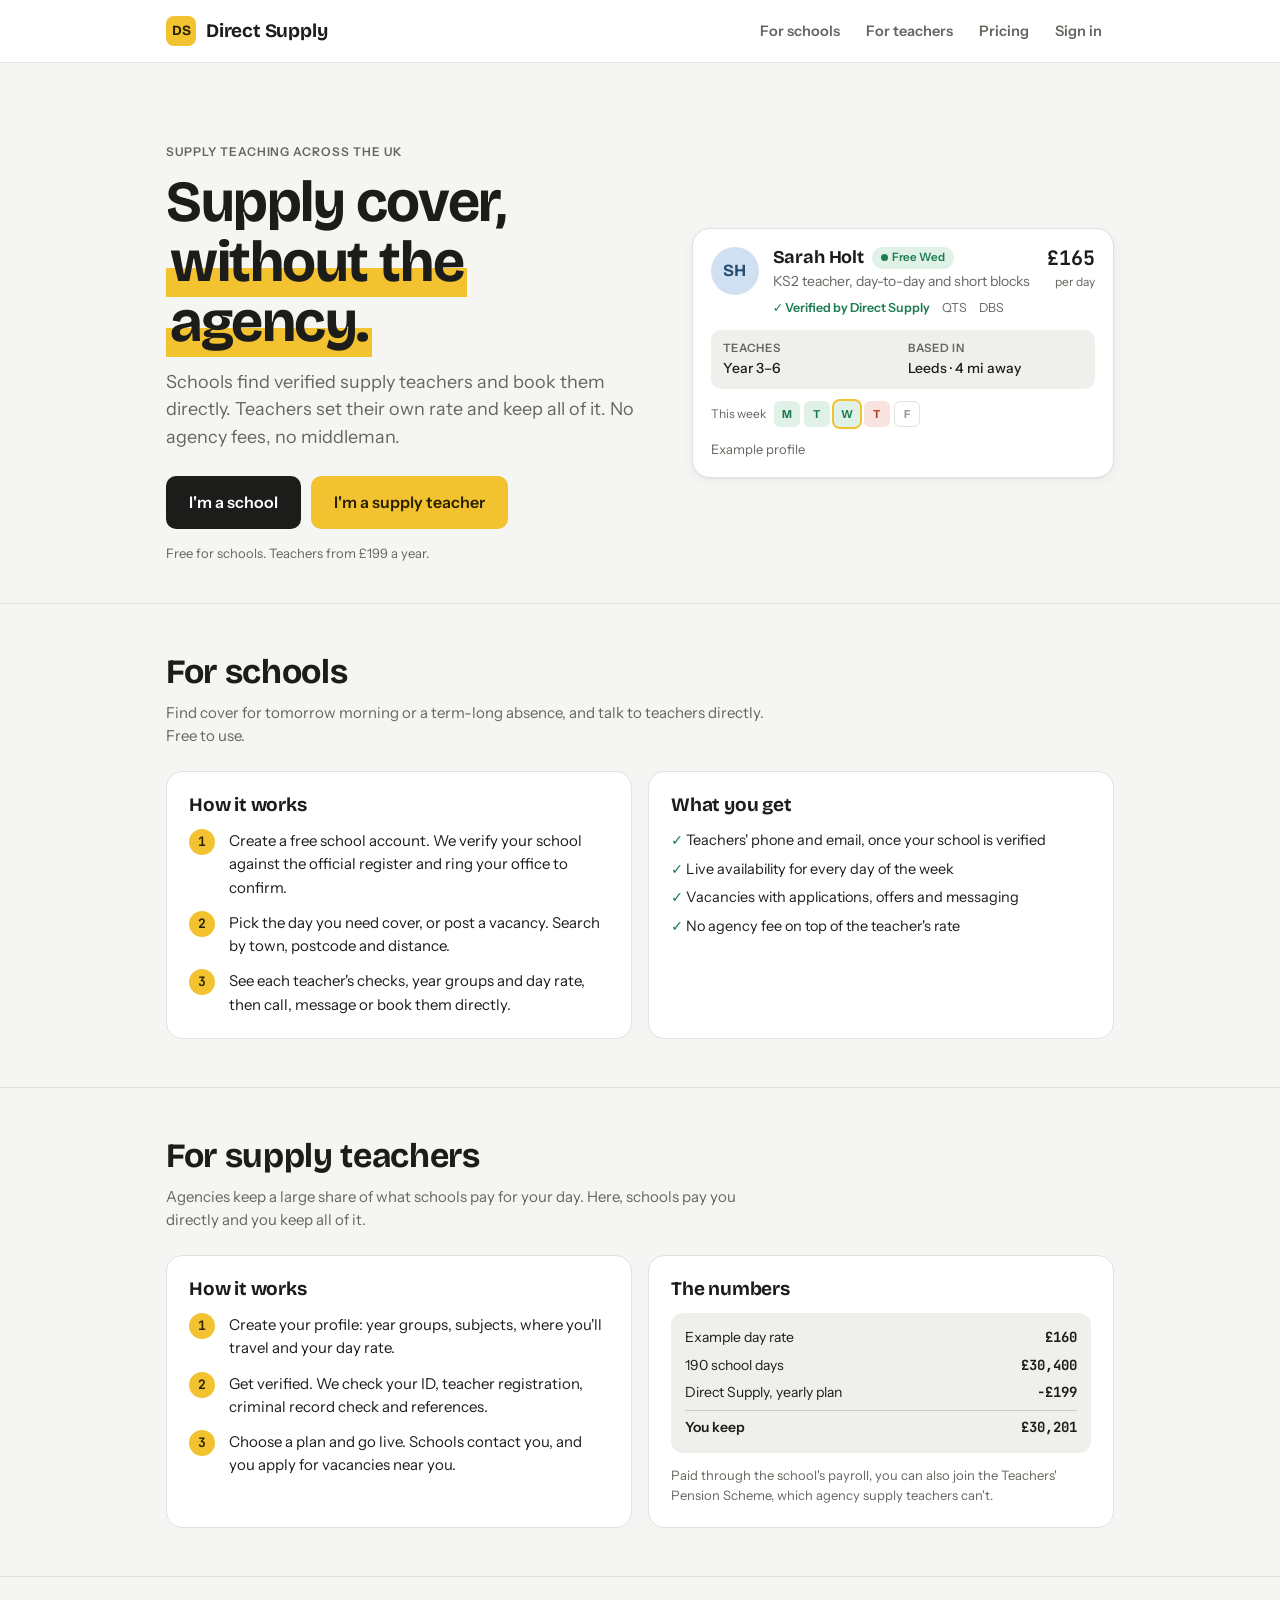
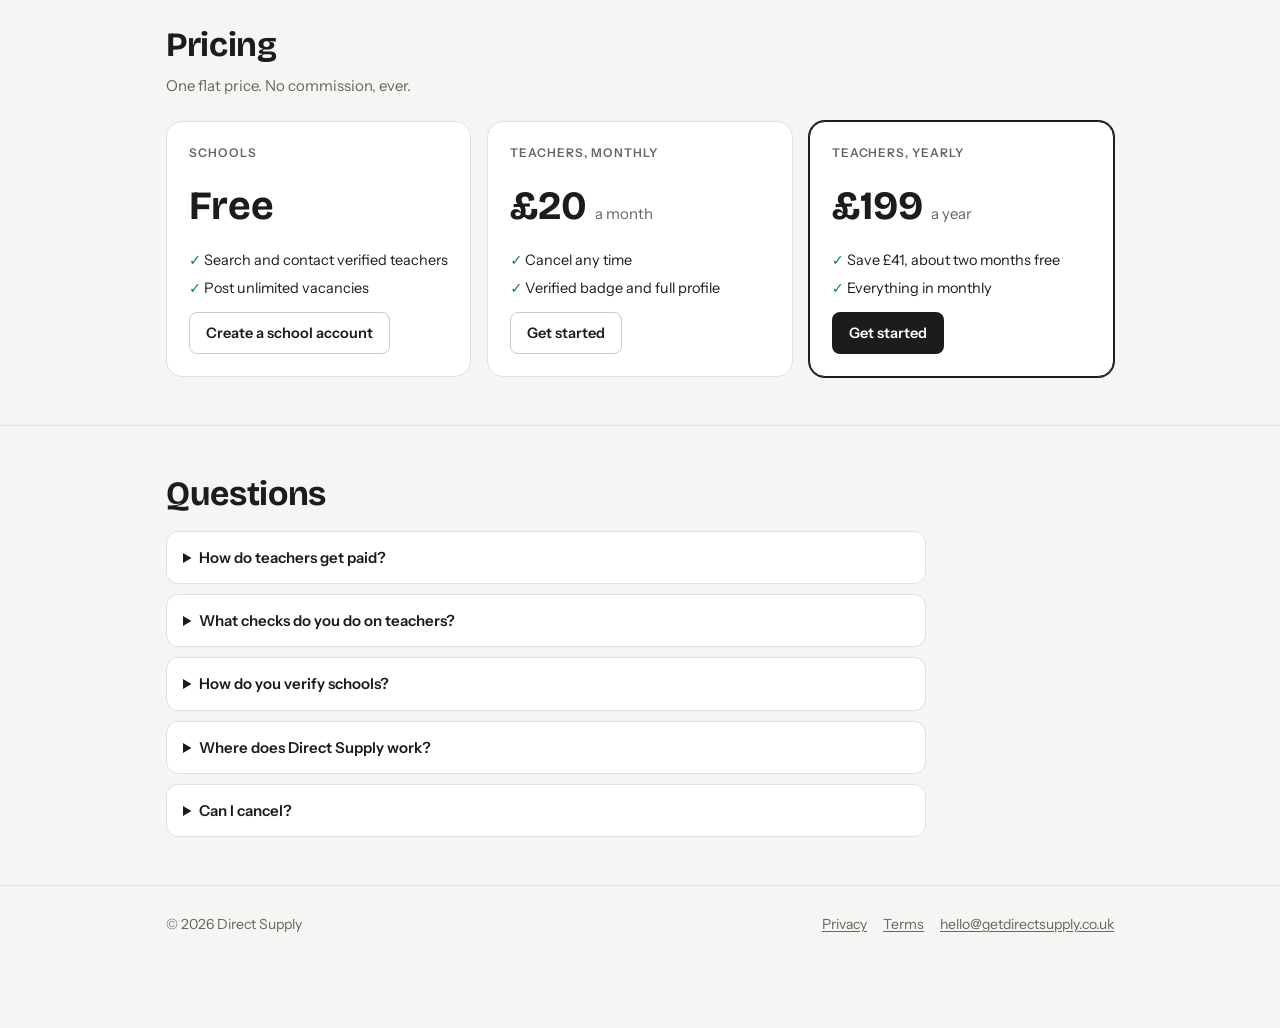
<file: index.html>
<!doctype html>
<html lang="en-GB">
<head>
<meta charset="utf-8">
<meta name="viewport" content="width=device-width,initial-scale=1,viewport-fit=cover">
<title>Direct Supply | Supply teachers, without the agency</title>
<meta name="description" content="Schools find verified supply teachers and book them directly. Supply teachers keep their whole day rate. UK-wide.">
<link rel="icon" href="icon.png">
<link rel="preconnect" href="https://fonts.googleapis.com">
<link rel="preconnect" href="https://fonts.gstatic.com" crossorigin>
<link rel="stylesheet" href="https://fonts.googleapis.com/css2?family=Bricolage+Grotesque:opsz,wght@12..96,600;12..96,700;12..96,800&family=Instrument+Sans:wght@400;500;600&family=JetBrains+Mono:wght@500&display=swap">
<link rel="stylesheet" href="styles.css">
</head>
<body>
<header class="topbar">
  <div class="wrap">
    <a class="logo" href="./" aria-label="Direct Supply home"><span class="logo-mark">DS</span><b>Direct Supply</b></a>
    <nav aria-label="Main">
      <a href="#schools">For schools</a>
      <a href="#teachers">For teachers</a>
      <a href="#pricing">Pricing</a>
      <a href="app.html#account">Sign in</a>
    </nav>
  </div>
</header>

<main>
  <section class="wrap hero">
    <div>
      <div class="eyebrow">Supply teaching across the UK</div>
      <h1 style="margin-top:10px">Supply cover,<br><mark>without the agency.</mark></h1>
      <p class="lead">Schools find verified supply teachers and book them directly. Teachers set their own rate and keep all of it. No agency fees, no middleman.</p>
      <div class="ctas">
        <a class="btn lg" href="app.html#account">I'm a school</a>
        <a class="btn lg accent" href="app.html#account">I'm a supply teacher</a>
      </div>
      <p class="small muted" style="margin-top:14px">Free for schools. Teachers from £199 a year.</p>
    </div>
    <div class="hero-card" aria-label="Example teacher profile">
      <div class="card-top" style="grid-template-columns:auto minmax(0,1fr) auto">
        <div class="avatar" style="--h:210">SH</div>
        <div style="min-width:0">
          <div class="name-row"><h3>Sarah Holt</h3><span class="badge b-free"><span class="dot"></span>Free Wed</span></div>
          <p class="headline">KS2 teacher, day-to-day and short blocks</p>
          <div class="creds"><span class="ok">✓ Verified by Direct Supply</span><span>QTS</span><span>DBS</span></div>
        </div>
        <div class="price"><b>£165</b><span>per day</span></div>
      </div>
      <dl class="facts"><div><dt>Teaches</dt><dd>Year 3–6</dd></div><div><dt>Based in</dt><dd>Leeds · 4 mi away</dd></div></dl>
      <div class="strip"><span class="lab">This week</span><i class="free">M</i><i class="free">T</i><i class="free sel">W</i><i class="booked">T</i><i class="off">F</i></div>
      <span class="small muted">Example profile</span>
    </div>
  </section>

  <section class="band" id="schools">
    <div class="wrap">
      <h2 class="title">For schools</h2>
      <p class="sub">Find cover for tomorrow morning or a term-long absence, and talk to teachers directly. Free to use.</p>
      <div class="cols2">
        <div class="box"><h3>How it works</h3>
          <ol class="steps-list">
            <li>Create a free school account. We verify your school against the official register and ring your office to confirm.</li>
            <li>Pick the day you need cover, or post a vacancy. Search by town, postcode and distance.</li>
            <li>See each teacher's checks, year groups and day rate, then call, message or book them directly.</li>
          </ol>
        </div>
        <div class="box"><h3>What you get</h3>
          <ul class="ticks">
            <li>Teachers' phone and email, once your school is verified</li>
            <li>Live availability for every day of the week</li>
            <li>Vacancies with applications, offers and messaging</li>
            <li>No agency fee on top of the teacher's rate</li>
          </ul>
        </div>
      </div>
    </div>
  </section>

  <section class="band" id="teachers">
    <div class="wrap">
      <h2 class="title">For supply teachers</h2>
      <p class="sub">Agencies keep a large share of what schools pay for your day. Here, schools pay you directly and you keep all of it.</p>
      <div class="cols2">
        <div class="box"><h3>How it works</h3>
          <ol class="steps-list">
            <li>Create your profile: year groups, subjects, where you'll travel and your day rate.</li>
            <li>Get verified. We check your ID, teacher registration, criminal record check and references.</li>
            <li>Choose a plan and go live. Schools contact you, and you apply for vacancies near you.</li>
          </ol>
        </div>
        <div class="box"><h3>The numbers</h3>
          <div class="calc" style="background:var(--sunk)"><div><span>Example day rate</span><b>£160</b></div><div><span>190 school days</span><b>£30,400</b></div><div><span>Direct Supply, yearly plan</span><b>−£199</b></div><div class="tot"><span>You keep</span><b>£30,201</b></div></div>
          <p class="small muted">Paid through the school's payroll, you can also join the Teachers' Pension Scheme, which agency supply teachers can't.</p>
        </div>
      </div>
    </div>
  </section>

  <section class="band" id="pricing">
    <div class="wrap">
      <h2 class="title">Pricing</h2>
      <p class="sub">One flat price. No commission, ever.</p>
      <div class="cols2">
        <div class="box"><span class="eyebrow">Schools</span><div class="price-row"><b>Free</b></div><ul class="ticks"><li>Search and contact verified teachers</li><li>Post unlimited vacancies</li></ul><a class="btn secondary" href="app.html#account" style="justify-self:start">Create a school account</a></div>
        <div class="box"><span class="eyebrow">Teachers, monthly</span><div class="price-row"><b>£20</b><span class="muted">a month</span></div><ul class="ticks"><li>Cancel any time</li><li>Verified badge and full profile</li></ul><a class="btn secondary" href="app.html#account" style="justify-self:start">Get started</a></div>
        <div class="box" style="border-color:var(--ink);box-shadow:0 0 0 1px var(--ink)"><span class="eyebrow">Teachers, yearly</span><div class="price-row"><b>£199</b><span class="muted">a year</span></div><ul class="ticks"><li>Save £41, about two months free</li><li>Everything in monthly</li></ul><a class="btn" href="app.html#account" style="justify-self:start">Get started</a></div>
      </div>
    </div>
  </section>

  <section class="band" id="faq">
    <div class="wrap">
      <h2 class="title">Questions</h2>
      <div class="faq" style="margin-top:16px">
        <details><summary>How do teachers get paid?</summary><p>The school pays the teacher directly, usually through the school's own payroll, or through the teacher's umbrella company. Direct Supply never holds the money and takes no cut.</p></details>
        <details><summary>What checks do you do on teachers?</summary><p>We check photo ID and right to work, the teacher's registration (DfE, EWC, GTC Scotland or GTCNI), their criminal record check (DBS Update Service, PVG or AccessNI) and two references. Schools should still complete their own pre-employment checks before a teacher starts.</p></details>
        <details><summary>How do you verify schools?</summary><p>We check each school against its nation's official school register, then ring the school office on the number listed there to confirm the person signing up works there.</p></details>
        <details><summary>Where does Direct Supply work?</summary><p>Across England, Wales, Scotland and Northern Ireland. Search by region, town or postcode.</p></details>
        <details><summary>Can I cancel?</summary><p>Yes. Monthly plans can be cancelled at any time and stop at the end of the month you've paid for.</p></details>
      </div>
    </div>
  </section>
</main>

<footer class="site">
  <div class="wrap">
    <span>© 2026 Direct Supply</span>
    <span class="legal-links"><a href="privacy.html">Privacy</a><a href="terms.html">Terms</a><a href="mailto:hello@getdirectsupply.co.uk">hello@getdirectsupply.co.uk</a></span>
  </div>
</footer>
<script>
try{const t=localStorage.getItem("ds-theme");if(t==="light"||t==="dark")document.documentElement.dataset.theme=t}catch(_){}
</script>
</body>
</html>
</file>
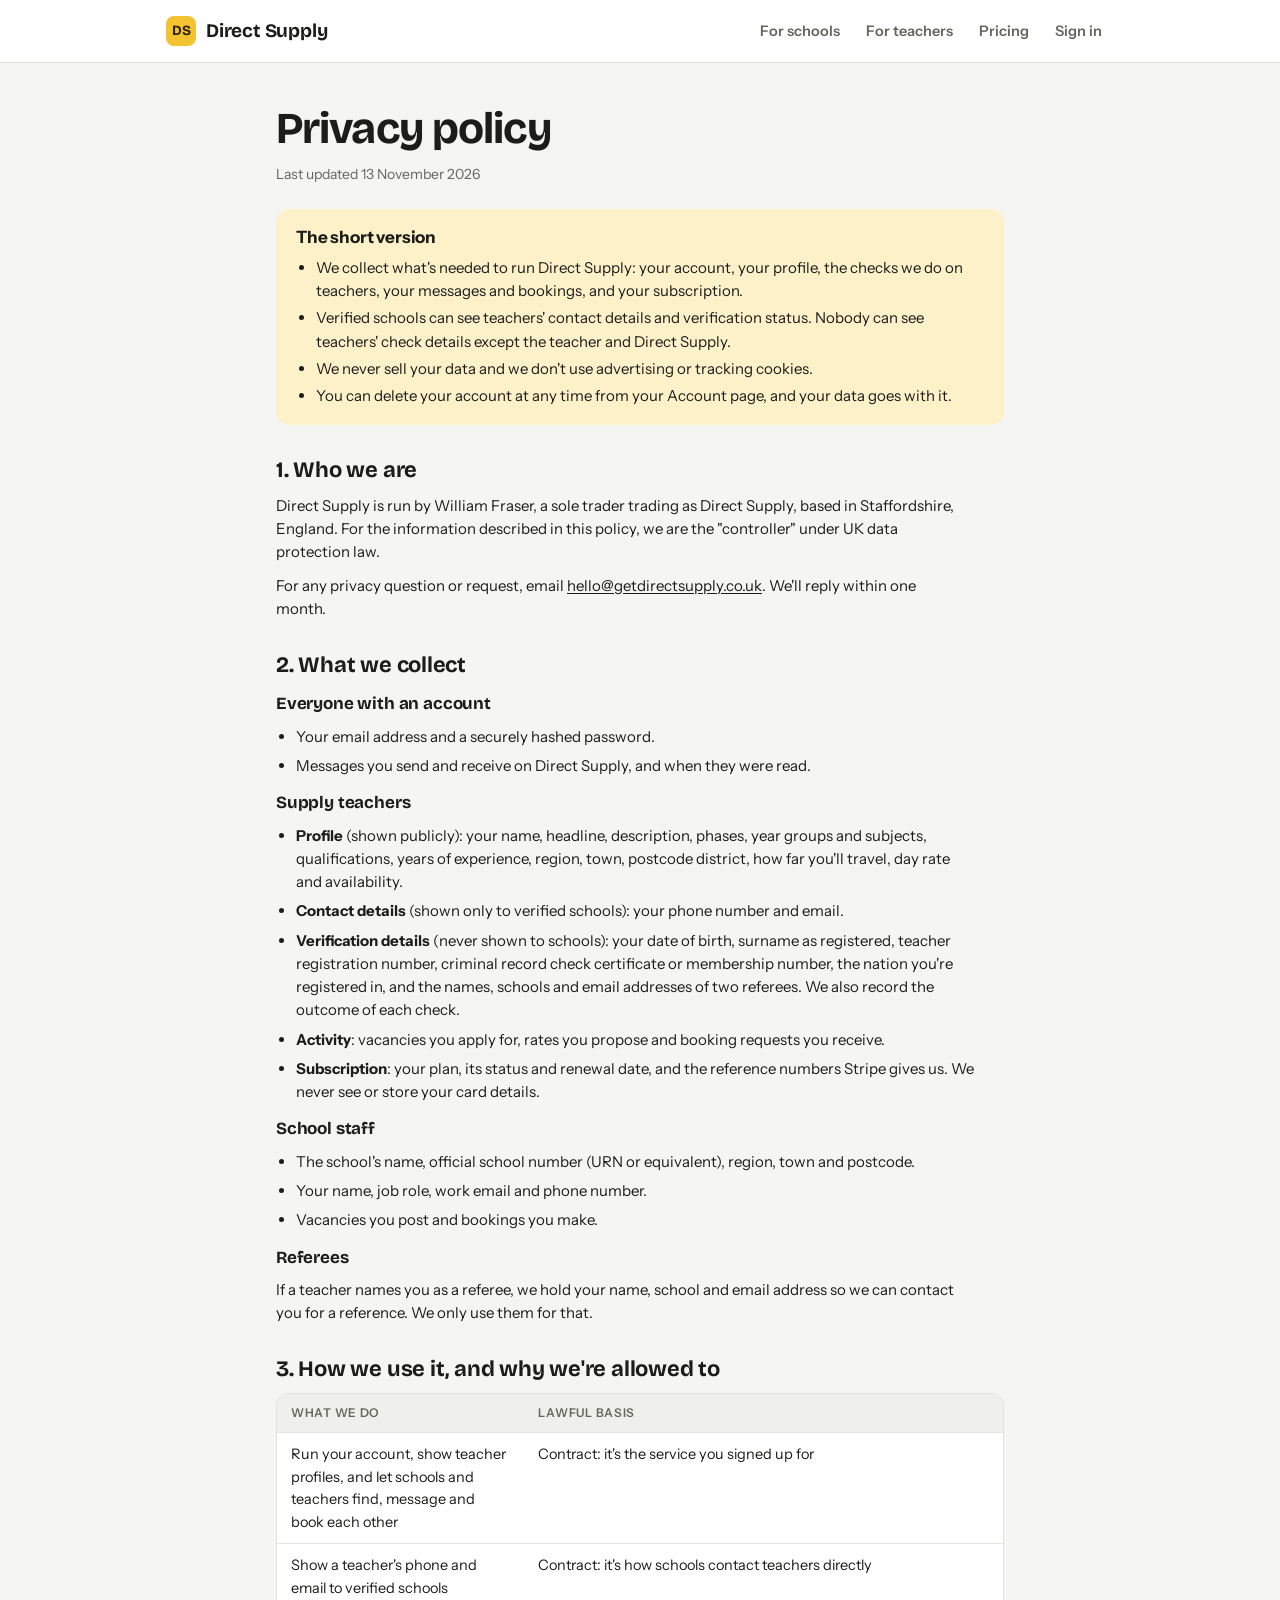
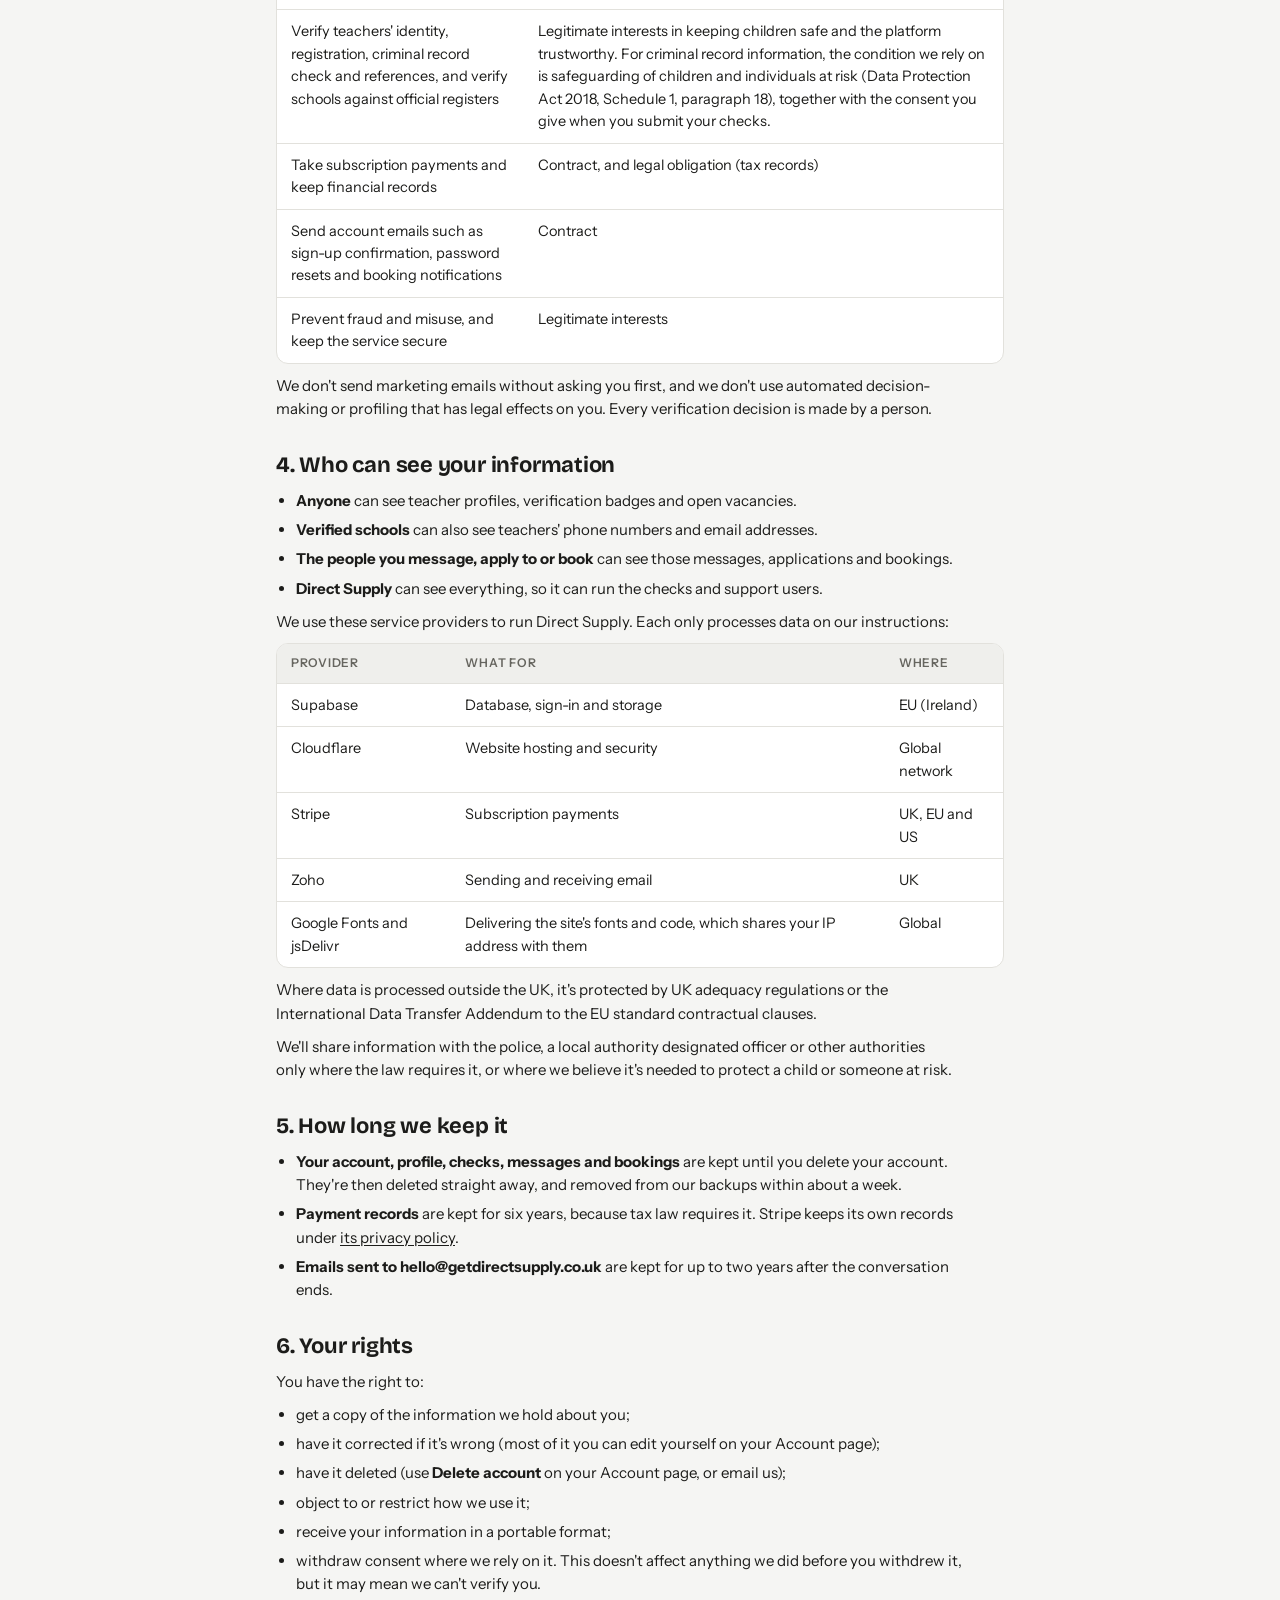
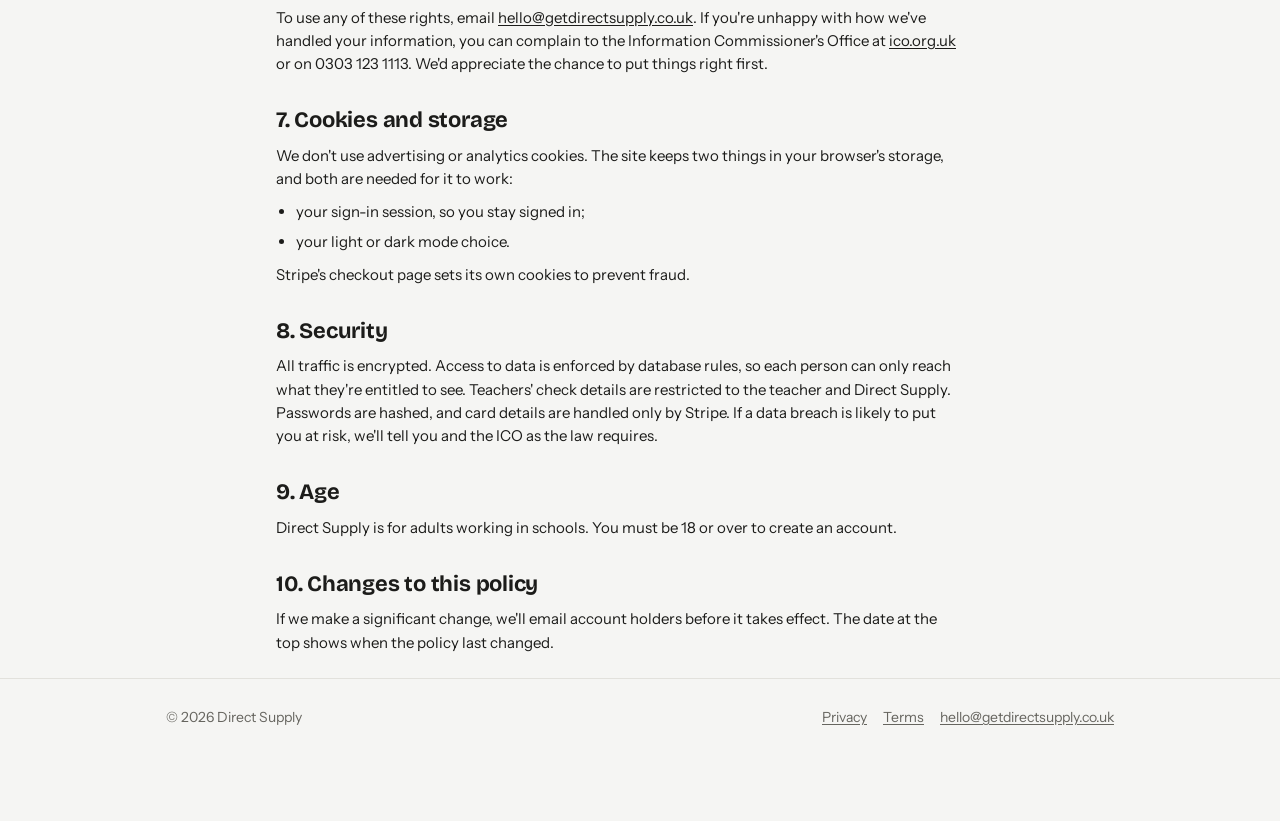
<file: privacy.html>
<!doctype html>
<html lang="en-GB">
<head>
<meta charset="utf-8">
<meta name="viewport" content="width=device-width,initial-scale=1,viewport-fit=cover">
<title>Privacy policy | Direct Supply</title>
<meta name="description" content="How Direct Supply collects, uses and protects personal information about supply teachers and school staff.">
<link rel="icon" href="icon.png">
<link rel="preconnect" href="https://fonts.googleapis.com">
<link rel="preconnect" href="https://fonts.gstatic.com" crossorigin>
<link rel="stylesheet" href="https://fonts.googleapis.com/css2?family=Bricolage+Grotesque:opsz,wght@12..96,600;12..96,700;12..96,800&family=Instrument+Sans:wght@400;500;600&family=JetBrains+Mono:wght@500&display=swap">
<link rel="stylesheet" href="styles.css">
</head>
<body>
<header class="topbar">
  <div class="wrap">
    <a class="logo" href="./" aria-label="Direct Supply home"><span class="logo-mark">DS</span><b>Direct Supply</b></a>
    <nav aria-label="Main">
      <a href="./#schools">For schools</a>
      <a href="./#teachers">For teachers</a>
      <a href="./#pricing">Pricing</a>
      <a href="app.html#account">Sign in</a>
    </nav>
  </div>
</header>

<main class="wrap legal">
  <h1>Privacy policy</h1>
  <p class="meta">Last updated 13 November 2026</p>

  <div class="summary">
    <h2>The short version</h2>
    <ul>
      <li>We collect what's needed to run Direct Supply: your account, your profile, the checks we do on teachers, your messages and bookings, and your subscription.</li>
      <li>Verified schools can see teachers' contact details and verification status. Nobody can see teachers' check details except the teacher and Direct Supply.</li>
      <li>We never sell your data and we don't use advertising or tracking cookies.</li>
      <li>You can delete your account at any time from your Account page, and your data goes with it.</li>
    </ul>
  </div>

  <section>
    <h2>1. Who we are</h2>
    <p>Direct Supply is run by William Fraser, a sole trader trading as Direct Supply, based in Staffordshire, England. For the information described in this policy, we are the "controller" under UK data protection law.</p>
    <p>For any privacy question or request, email <a href="mailto:hello@getdirectsupply.co.uk">hello@getdirectsupply.co.uk</a>. We'll reply within one month.</p>
  </section>

  <section>
    <h2>2. What we collect</h2>
    <h3>Everyone with an account</h3>
    <ul>
      <li>Your email address and a securely hashed password.</li>
      <li>Messages you send and receive on Direct Supply, and when they were read.</li>
    </ul>
    <h3>Supply teachers</h3>
    <ul>
      <li><b>Profile</b> (shown publicly): your name, headline, description, phases, year groups and subjects, qualifications, years of experience, region, town, postcode district, how far you'll travel, day rate and availability.</li>
      <li><b>Contact details</b> (shown only to verified schools): your phone number and email.</li>
      <li><b>Verification details</b> (never shown to schools): your date of birth, surname as registered, teacher registration number, criminal record check certificate or membership number, the nation you're registered in, and the names, schools and email addresses of two referees. We also record the outcome of each check.</li>
      <li><b>Activity</b>: vacancies you apply for, rates you propose and booking requests you receive.</li>
      <li><b>Subscription</b>: your plan, its status and renewal date, and the reference numbers Stripe gives us. We never see or store your card details.</li>
    </ul>
    <h3>School staff</h3>
    <ul>
      <li>The school's name, official school number (URN or equivalent), region, town and postcode.</li>
      <li>Your name, job role, work email and phone number.</li>
      <li>Vacancies you post and bookings you make.</li>
    </ul>
    <h3>Referees</h3>
    <p>If a teacher names you as a referee, we hold your name, school and email address so we can contact you for a reference. We only use them for that.</p>
  </section>

  <section>
    <h2>3. How we use it, and why we're allowed to</h2>
    <div class="tbl">
      <table>
        <thead><tr><th>What we do</th><th>Lawful basis</th></tr></thead>
        <tbody>
          <tr><td>Run your account, show teacher profiles, and let schools and teachers find, message and book each other</td><td>Contract: it's the service you signed up for</td></tr>
          <tr><td>Show a teacher's phone and email to verified schools</td><td>Contract: it's how schools contact teachers directly</td></tr>
          <tr><td>Verify teachers' identity, registration, criminal record check and references, and verify schools against official registers</td><td>Legitimate interests in keeping children safe and the platform trustworthy. For criminal record information, the condition we rely on is safeguarding of children and individuals at risk (Data Protection Act 2018, Schedule 1, paragraph 18), together with the consent you give when you submit your checks.</td></tr>
          <tr><td>Take subscription payments and keep financial records</td><td>Contract, and legal obligation (tax records)</td></tr>
          <tr><td>Send account emails such as sign-up confirmation, password resets and booking notifications</td><td>Contract</td></tr>
          <tr><td>Prevent fraud and misuse, and keep the service secure</td><td>Legitimate interests</td></tr>
        </tbody>
      </table>
    </div>
    <p>We don't send marketing emails without asking you first, and we don't use automated decision-making or profiling that has legal effects on you. Every verification decision is made by a person.</p>
  </section>

  <section>
    <h2>4. Who can see your information</h2>
    <ul>
      <li><b>Anyone</b> can see teacher profiles, verification badges and open vacancies.</li>
      <li><b>Verified schools</b> can also see teachers' phone numbers and email addresses.</li>
      <li><b>The people you message, apply to or book</b> can see those messages, applications and bookings.</li>
      <li><b>Direct Supply</b> can see everything, so it can run the checks and support users.</li>
    </ul>
    <p>We use these service providers to run Direct Supply. Each only processes data on our instructions:</p>
    <div class="tbl">
      <table>
        <thead><tr><th>Provider</th><th>What for</th><th>Where</th></tr></thead>
        <tbody>
          <tr><td>Supabase</td><td>Database, sign-in and storage</td><td>EU (Ireland)</td></tr>
          <tr><td>Cloudflare</td><td>Website hosting and security</td><td>Global network</td></tr>
          <tr><td>Stripe</td><td>Subscription payments</td><td>UK, EU and US</td></tr>
          <tr><td>Zoho</td><td>Sending and receiving email</td><td>UK</td></tr>
          <tr><td>Google Fonts and jsDelivr</td><td>Delivering the site's fonts and code, which shares your IP address with them</td><td>Global</td></tr>
        </tbody>
      </table>
    </div>
    <p>Where data is processed outside the UK, it's protected by UK adequacy regulations or the International Data Transfer Addendum to the EU standard contractual clauses.</p>
    <p>We'll share information with the police, a local authority designated officer or other authorities only where the law requires it, or where we believe it's needed to protect a child or someone at risk.</p>
  </section>

  <section>
    <h2>5. How long we keep it</h2>
    <ul>
      <li><b>Your account, profile, checks, messages and bookings</b> are kept until you delete your account. They're then deleted straight away, and removed from our backups within about a week.</li>
      <li><b>Payment records</b> are kept for six years, because tax law requires it. Stripe keeps its own records under <a href="https://stripe.com/gb/privacy" rel="noopener">its privacy policy</a>.</li>
      <li><b>Emails sent to hello@getdirectsupply.co.uk</b> are kept for up to two years after the conversation ends.</li>
    </ul>
  </section>

  <section>
    <h2>6. Your rights</h2>
    <p>You have the right to:</p>
    <ul>
      <li>get a copy of the information we hold about you;</li>
      <li>have it corrected if it's wrong (most of it you can edit yourself on your Account page);</li>
      <li>have it deleted (use <b>Delete account</b> on your Account page, or email us);</li>
      <li>object to or restrict how we use it;</li>
      <li>receive your information in a portable format;</li>
      <li>withdraw consent where we rely on it. This doesn't affect anything we did before you withdrew it, but it may mean we can't verify you.</li>
    </ul>
    <p>To use any of these rights, email <a href="mailto:hello@getdirectsupply.co.uk">hello@getdirectsupply.co.uk</a>. If you're unhappy with how we've handled your information, you can complain to the Information Commissioner's Office at <a href="https://ico.org.uk/make-a-complaint/" rel="noopener">ico.org.uk</a> or on 0303 123 1113. We'd appreciate the chance to put things right first.</p>
  </section>

  <section>
    <h2>7. Cookies and storage</h2>
    <p>We don't use advertising or analytics cookies. The site keeps two things in your browser's storage, and both are needed for it to work:</p>
    <ul>
      <li>your sign-in session, so you stay signed in;</li>
      <li>your light or dark mode choice.</li>
    </ul>
    <p>Stripe's checkout page sets its own cookies to prevent fraud.</p>
  </section>

  <section>
    <h2>8. Security</h2>
    <p>All traffic is encrypted. Access to data is enforced by database rules, so each person can only reach what they're entitled to see. Teachers' check details are restricted to the teacher and Direct Supply. Passwords are hashed, and card details are handled only by Stripe. If a data breach is likely to put you at risk, we'll tell you and the ICO as the law requires.</p>
  </section>

  <section>
    <h2>9. Age</h2>
    <p>Direct Supply is for adults working in schools. You must be 18 or over to create an account.</p>
  </section>

  <section>
    <h2>10. Changes to this policy</h2>
    <p>If we make a significant change, we'll email account holders before it takes effect. The date at the top shows when the policy last changed.</p>
  </section>
</main>

<footer class="site">
  <div class="wrap">
    <span>© 2026 Direct Supply</span>
    <span class="legal-links"><a href="privacy.html">Privacy</a><a href="terms.html">Terms</a><a href="mailto:hello@getdirectsupply.co.uk">hello@getdirectsupply.co.uk</a></span>
  </div>
</footer>
<script>
try{const t=localStorage.getItem("ds-theme");if(t==="light"||t==="dark")document.documentElement.dataset.theme=t}catch(_){}
</script>
</body>
</html>
</file>
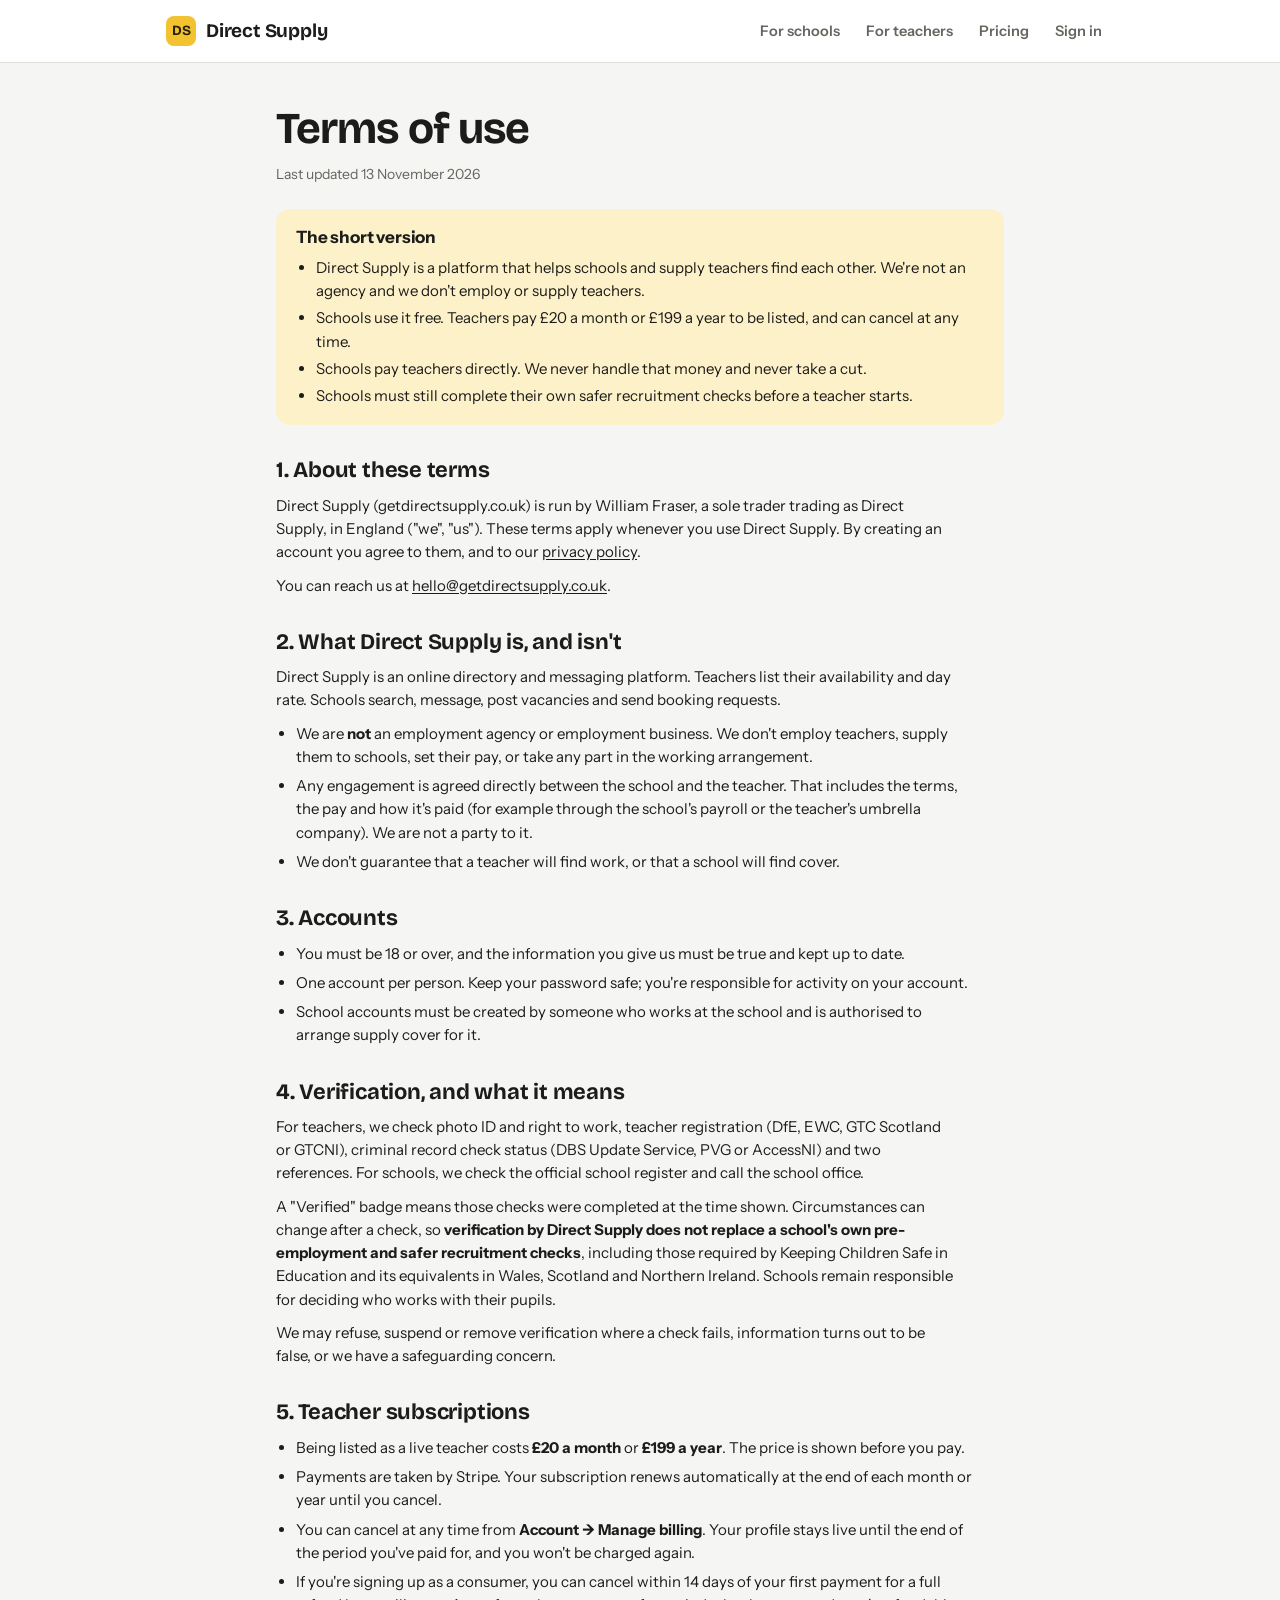
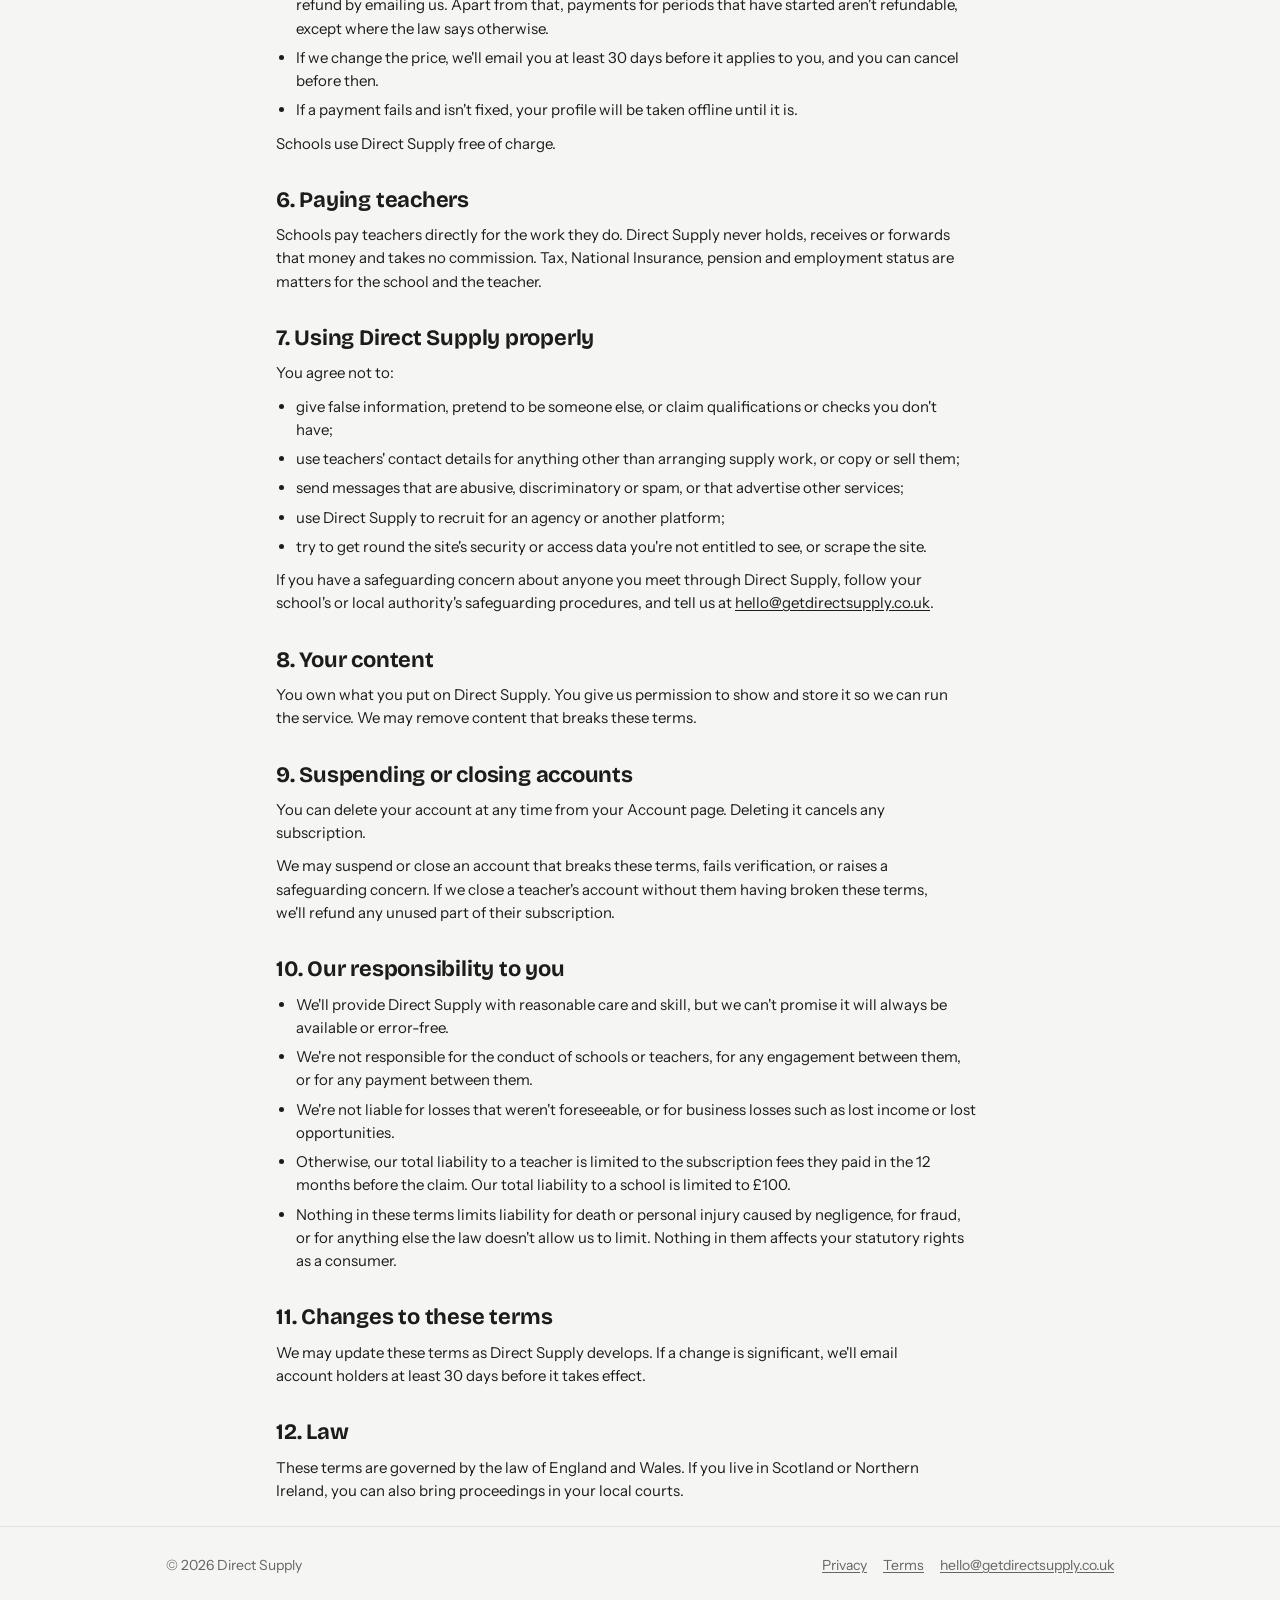
<file: terms.html>
<!doctype html>
<html lang="en-GB">
<head>
<meta charset="utf-8">
<meta name="viewport" content="width=device-width,initial-scale=1,viewport-fit=cover">
<title>Terms of use | Direct Supply</title>
<meta name="description" content="The terms for using Direct Supply as a supply teacher or a school.">
<link rel="icon" href="icon.png">
<link rel="preconnect" href="https://fonts.googleapis.com">
<link rel="preconnect" href="https://fonts.gstatic.com" crossorigin>
<link rel="stylesheet" href="https://fonts.googleapis.com/css2?family=Bricolage+Grotesque:opsz,wght@12..96,600;12..96,700;12..96,800&family=Instrument+Sans:wght@400;500;600&family=JetBrains+Mono:wght@500&display=swap">
<link rel="stylesheet" href="styles.css">
</head>
<body>
<header class="topbar">
  <div class="wrap">
    <a class="logo" href="./" aria-label="Direct Supply home"><span class="logo-mark">DS</span><b>Direct Supply</b></a>
    <nav aria-label="Main">
      <a href="./#schools">For schools</a>
      <a href="./#teachers">For teachers</a>
      <a href="./#pricing">Pricing</a>
      <a href="app.html#account">Sign in</a>
    </nav>
  </div>
</header>

<main class="wrap legal">
  <h1>Terms of use</h1>
  <p class="meta">Last updated 13 November 2026</p>

  <div class="summary">
    <h2>The short version</h2>
    <ul>
      <li>Direct Supply is a platform that helps schools and supply teachers find each other. We're not an agency and we don't employ or supply teachers.</li>
      <li>Schools use it free. Teachers pay £20 a month or £199 a year to be listed, and can cancel at any time.</li>
      <li>Schools pay teachers directly. We never handle that money and never take a cut.</li>
      <li>Schools must still complete their own safer recruitment checks before a teacher starts.</li>
    </ul>
  </div>

  <section>
    <h2>1. About these terms</h2>
    <p>Direct Supply (getdirectsupply.co.uk) is run by William Fraser, a sole trader trading as Direct Supply, in England ("we", "us"). These terms apply whenever you use Direct Supply. By creating an account you agree to them, and to our <a href="privacy.html">privacy policy</a>.</p>
    <p>You can reach us at <a href="mailto:hello@getdirectsupply.co.uk">hello@getdirectsupply.co.uk</a>.</p>
  </section>

  <section>
    <h2>2. What Direct Supply is, and isn't</h2>
    <p>Direct Supply is an online directory and messaging platform. Teachers list their availability and day rate. Schools search, message, post vacancies and send booking requests.</p>
    <ul>
      <li>We are <b>not</b> an employment agency or employment business. We don't employ teachers, supply them to schools, set their pay, or take any part in the working arrangement.</li>
      <li>Any engagement is agreed directly between the school and the teacher. That includes the terms, the pay and how it's paid (for example through the school's payroll or the teacher's umbrella company). We are not a party to it.</li>
      <li>We don't guarantee that a teacher will find work, or that a school will find cover.</li>
    </ul>
  </section>

  <section>
    <h2>3. Accounts</h2>
    <ul>
      <li>You must be 18 or over, and the information you give us must be true and kept up to date.</li>
      <li>One account per person. Keep your password safe; you're responsible for activity on your account.</li>
      <li>School accounts must be created by someone who works at the school and is authorised to arrange supply cover for it.</li>
    </ul>
  </section>

  <section>
    <h2>4. Verification, and what it means</h2>
    <p>For teachers, we check photo ID and right to work, teacher registration (DfE, EWC, GTC Scotland or GTCNI), criminal record check status (DBS Update Service, PVG or AccessNI) and two references. For schools, we check the official school register and call the school office.</p>
    <p>A "Verified" badge means those checks were completed at the time shown. Circumstances can change after a check, so <b>verification by Direct Supply does not replace a school's own pre-employment and safer recruitment checks</b>, including those required by Keeping Children Safe in Education and its equivalents in Wales, Scotland and Northern Ireland. Schools remain responsible for deciding who works with their pupils.</p>
    <p>We may refuse, suspend or remove verification where a check fails, information turns out to be false, or we have a safeguarding concern.</p>
  </section>

  <section>
    <h2>5. Teacher subscriptions</h2>
    <ul>
      <li>Being listed as a live teacher costs <b>£20 a month</b> or <b>£199 a year</b>. The price is shown before you pay.</li>
      <li>Payments are taken by Stripe. Your subscription renews automatically at the end of each month or year until you cancel.</li>
      <li>You can cancel at any time from <b>Account → Manage billing</b>. Your profile stays live until the end of the period you've paid for, and you won't be charged again.</li>
      <li>If you're signing up as a consumer, you can cancel within 14 days of your first payment for a full refund by emailing us. Apart from that, payments for periods that have started aren't refundable, except where the law says otherwise.</li>
      <li>If we change the price, we'll email you at least 30 days before it applies to you, and you can cancel before then.</li>
      <li>If a payment fails and isn't fixed, your profile will be taken offline until it is.</li>
    </ul>
    <p>Schools use Direct Supply free of charge.</p>
  </section>

  <section>
    <h2>6. Paying teachers</h2>
    <p>Schools pay teachers directly for the work they do. Direct Supply never holds, receives or forwards that money and takes no commission. Tax, National Insurance, pension and employment status are matters for the school and the teacher.</p>
  </section>

  <section>
    <h2>7. Using Direct Supply properly</h2>
    <p>You agree not to:</p>
    <ul>
      <li>give false information, pretend to be someone else, or claim qualifications or checks you don't have;</li>
      <li>use teachers' contact details for anything other than arranging supply work, or copy or sell them;</li>
      <li>send messages that are abusive, discriminatory or spam, or that advertise other services;</li>
      <li>use Direct Supply to recruit for an agency or another platform;</li>
      <li>try to get round the site's security or access data you're not entitled to see, or scrape the site.</li>
    </ul>
    <p>If you have a safeguarding concern about anyone you meet through Direct Supply, follow your school's or local authority's safeguarding procedures, and tell us at <a href="mailto:hello@getdirectsupply.co.uk">hello@getdirectsupply.co.uk</a>.</p>
  </section>

  <section>
    <h2>8. Your content</h2>
    <p>You own what you put on Direct Supply. You give us permission to show and store it so we can run the service. We may remove content that breaks these terms.</p>
  </section>

  <section>
    <h2>9. Suspending or closing accounts</h2>
    <p>You can delete your account at any time from your Account page. Deleting it cancels any subscription.</p>
    <p>We may suspend or close an account that breaks these terms, fails verification, or raises a safeguarding concern. If we close a teacher's account without them having broken these terms, we'll refund any unused part of their subscription.</p>
  </section>

  <section>
    <h2>10. Our responsibility to you</h2>
    <ul>
      <li>We'll provide Direct Supply with reasonable care and skill, but we can't promise it will always be available or error-free.</li>
      <li>We're not responsible for the conduct of schools or teachers, for any engagement between them, or for any payment between them.</li>
      <li>We're not liable for losses that weren't foreseeable, or for business losses such as lost income or lost opportunities.</li>
      <li>Otherwise, our total liability to a teacher is limited to the subscription fees they paid in the 12 months before the claim. Our total liability to a school is limited to £100.</li>
      <li>Nothing in these terms limits liability for death or personal injury caused by negligence, for fraud, or for anything else the law doesn't allow us to limit. Nothing in them affects your statutory rights as a consumer.</li>
    </ul>
  </section>

  <section>
    <h2>11. Changes to these terms</h2>
    <p>We may update these terms as Direct Supply develops. If a change is significant, we'll email account holders at least 30 days before it takes effect.</p>
  </section>

  <section>
    <h2>12. Law</h2>
    <p>These terms are governed by the law of England and Wales. If you live in Scotland or Northern Ireland, you can also bring proceedings in your local courts.</p>
  </section>
</main>

<footer class="site">
  <div class="wrap">
    <span>© 2026 Direct Supply</span>
    <span class="legal-links"><a href="privacy.html">Privacy</a><a href="terms.html">Terms</a><a href="mailto:hello@getdirectsupply.co.uk">hello@getdirectsupply.co.uk</a></span>
  </div>
</footer>
<script>
try{const t=localStorage.getItem("ds-theme");if(t==="light"||t==="dark")document.documentElement.dataset.theme=t}catch(_){}
</script>
</body>
</html>
</file>
<file: styles.css>
*{box-sizing:border-box}
html{-webkit-text-size-adjust:100%}
:root{padding-top:env(safe-area-inset-top,0px);padding-bottom:env(safe-area-inset-bottom,0px)}
body{margin:0}
img{max-width:100%}
[hidden]{display:none!important}

/* Layout: one sticky header with three tabs; each tab is a single column — week strip + filter row + results, a guided account page, a bookings list. */
:root{
  --bg:#F5F5F3; --surface:#FFFFFF; --sunk:#EFEFEC; --ink:#1C1C1A; --muted:#66655F; --line:#E2E1DC; --line-strong:#CBCAC3;
  --primary:#1C1C1A; --primary-ink:#FFFFFF; --primary-soft:#FCF1C9;
  --hi:#F2C230; --hi-soft:#FCF1C9; --hi-ink:#6A4E00;
  --free:#1C7C50; --free-soft:#E0F2E8; --booked:#B53C29; --booked-soft:#F9E3DE; --off:#9A9992;
  --av-bg:88%; --av-fg:30%;
  --shadow:0 1px 2px rgba(0,0,0,.05),0 4px 14px rgba(0,0,0,.04);
  --display:"Bricolage Grotesque","Segoe UI",system-ui,sans-serif;
  --body:"Instrument Sans",system-ui,-apple-system,"Segoe UI",sans-serif;
  --mono:"JetBrains Mono",ui-monospace,Menlo,Consolas,monospace;
}
@media (prefers-color-scheme: dark){:root:not([data-theme="light"]){
  --bg:#121211; --surface:#1B1B19; --sunk:#161614; --ink:#EDEDEA; --muted:#A3A29B; --line:#2C2C29; --line-strong:#3D3D39;
  --primary:#F2C230; --primary-ink:#1C1C1A; --primary-soft:#3A3115;
  --hi:#F2C230; --hi-soft:#3A3115; --hi-ink:#F6D872;
  --free:#55C792; --free-soft:#14322A; --booked:#F08069; --booked-soft:#3A1F1B; --off:#5C5B55;
  --av-bg:24%; --av-fg:80%; --shadow:0 1px 2px rgba(0,0,0,.3); color-scheme:dark}}
:root[data-theme="dark"]{
  --bg:#121211; --surface:#1B1B19; --sunk:#161614; --ink:#EDEDEA; --muted:#A3A29B; --line:#2C2C29; --line-strong:#3D3D39;
  --primary:#F2C230; --primary-ink:#1C1C1A; --primary-soft:#3A3115;
  --hi:#F2C230; --hi-soft:#3A3115; --hi-ink:#F6D872;
  --free:#55C792; --free-soft:#14322A; --booked:#F08069; --booked-soft:#3A1F1B; --off:#5C5B55;
  --av-bg:24%; --av-fg:80%; --shadow:0 1px 2px rgba(0,0,0,.3); color-scheme:dark}
*{box-sizing:border-box}
body{background:var(--bg);color:var(--ink);font:15px/1.55 var(--body);padding-block:0 64px}
body::before{content:"";position:fixed;inset:0 0 auto;height:env(safe-area-inset-top,0px);z-index:10;background:var(--surface)}
.wrap{max-width:980px;margin:0 auto;padding-left:max(16px,env(safe-area-inset-left,0px));padding-right:max(16px,env(safe-area-inset-right,0px))}
h1,h2,h3{font-family:var(--display);font-weight:700;text-wrap:balance;margin:0;line-height:1.2;letter-spacing:-.01em}
p{margin:0}
a{color:var(--ink);text-underline-offset:2px}
button,input,select,textarea{font:inherit;color:inherit}
:focus-visible{outline:2px solid var(--ink);outline-offset:2px}
.mono{font-family:var(--mono);font-variant-numeric:tabular-nums}
.muted{color:var(--muted)}
.small{font-size:13px}
.eyebrow{font-size:12px;letter-spacing:.08em;text-transform:uppercase;color:var(--muted);font-weight:600}

/* header */
.topbar{position:sticky;top:env(safe-area-inset-top,0px);z-index:9;background:var(--surface);border-bottom:1px solid var(--line)}
.topbar .wrap{display:flex;align-items:center;gap:16px;min-height:62px;flex-wrap:wrap}
.logo{display:flex;align-items:center;gap:10px;text-decoration:none;color:var(--ink)}
.logo-mark{width:30px;height:30px;border-radius:8px;background:var(--hi);display:grid;place-items:center;color:#2A2000;font-family:var(--display);font-weight:700;font-size:14px}
.logo b{font-family:var(--display);font-size:19px;font-weight:700;letter-spacing:-.01em}
nav{display:flex;gap:2px;margin-left:auto}
nav a{padding:8px 12px;border-radius:8px;text-decoration:none;color:var(--muted);font-weight:600;font-size:14.5px;display:flex;gap:7px;align-items:center;white-space:nowrap}
nav a:hover{color:var(--ink);background:var(--sunk)}
nav a[aria-current="page"]{color:var(--ink);background:var(--primary-soft)}
.count{background:var(--hi);color:#2A2000;border-radius:99px;font-size:11px;min-width:18px;padding:0 5px;text-align:center;font-family:var(--mono);line-height:18px}
.theme-btn{border:1px solid var(--line-strong);background:var(--surface);color:var(--ink);border-radius:99px;height:34px;width:34px;display:grid;place-items:center;cursor:pointer;flex:none}
.theme-btn:hover{background:var(--sunk)}
.theme-btn svg{width:16px;height:16px}
.theme-btn .moon,:root[data-theme="dark"] .theme-btn .sun{display:none}
:root[data-theme="dark"] .theme-btn .moon{display:block}
@media (prefers-color-scheme: dark){:root:not([data-theme="light"]) .theme-btn .sun{display:none}:root:not([data-theme="light"]) .theme-btn .moon{display:block}}

main{padding-top:24px}
.page-head{margin-bottom:18px}
.page-head h1{font-size:clamp(24px,3.4vw,30px)}
.page-head p{color:var(--muted);margin-top:4px;max-width:62ch}
.banner{border:1px solid var(--line);background:var(--surface);border-radius:12px;padding:12px 16px;font-size:14px;margin-bottom:16px;display:flex;flex-wrap:wrap;gap:10px;align-items:center;justify-content:space-between}
.banner.hi{background:var(--hi-soft);border-color:transparent}
.banner b{color:var(--ink)}

/* controls */
.btn{display:inline-flex;align-items:center;justify-content:center;gap:6px;border:1px solid transparent;border-radius:8px;padding:9px 16px;font-weight:600;font-size:14.5px;cursor:pointer;background:var(--primary);color:var(--primary-ink);text-decoration:none;white-space:nowrap}
.btn:hover{filter:brightness(1.1)}
.btn.secondary{background:var(--surface);color:var(--ink);border-color:var(--line-strong)}
.btn.secondary:hover{background:var(--sunk);filter:none}
.btn.accent{background:var(--hi);color:#2A2000}
.btn.danger{background:transparent;color:var(--booked);border-color:var(--booked)}
.btn.link{background:none;border:0;color:var(--ink);padding:4px 2px;text-decoration:underline;text-underline-offset:3px}
.btn.sm{padding:5px 10px;font-size:13px}
.btn:disabled{opacity:.45;cursor:not-allowed;filter:none}
.input{width:100%;border:1px solid var(--line-strong);background:var(--surface);border-radius:8px;padding:9px 11px;min-width:0}
.input:focus{border-color:var(--ink);outline:none;box-shadow:0 0 0 3px var(--hi-soft)}
textarea.input{resize:vertical}
.f{display:grid;gap:6px;min-width:0}
.f > label,.f > .lab{font-size:13.5px;font-weight:600}
.hint{font-size:12.5px;color:var(--muted)}
.grid2{display:grid;grid-template-columns:repeat(auto-fit,minmax(210px,1fr));gap:14px}
.checks{display:flex;flex-wrap:wrap;gap:6px}
.checks label{display:flex;gap:6px;align-items:center;border:1px solid var(--line-strong);border-radius:8px;padding:6px 11px;font-size:13.5px;cursor:pointer;background:var(--surface);user-select:none}
.checks label:has(input:checked){background:var(--primary-soft);border-color:var(--ink)}
.checks input{accent-color:var(--ink);margin:0}
.switch{display:flex;align-items:center;gap:9px;font-size:14px;cursor:pointer}
.switch input{width:36px;height:20px;appearance:none;background:var(--line-strong);border-radius:99px;position:relative;cursor:pointer;margin:0;flex:none}
.switch input::after{content:"";position:absolute;top:2px;left:2px;width:16px;height:16px;border-radius:50%;background:var(--surface);transition:left .15s}
.switch input:checked{background:var(--ink)}
.switch input:checked::after{left:18px}
.consent{display:flex;gap:10px;align-items:flex-start;font-size:14px}
.consent input{margin-top:4px;accent-color:var(--ink);flex:none}

.badge{display:inline-flex;align-items:center;gap:4px;font-size:11.5px;font-weight:600;border-radius:99px;padding:2px 9px;white-space:nowrap}
.b-free{background:var(--free-soft);color:var(--free)}
.b-booked{background:var(--booked-soft);color:var(--booked)}
.b-off{background:var(--sunk);color:var(--muted)}
.b-hi{background:var(--hi-soft);color:var(--hi-ink)}
.dot{width:7px;height:7px;border-radius:50%;background:currentColor}

/* find */
.register{background:var(--surface);border:1px solid var(--line);border-radius:14px;padding:14px;margin-bottom:14px;box-shadow:var(--shadow)}
.reg-top{display:flex;justify-content:space-between;align-items:center;gap:10px;margin-bottom:10px}
.reg-top h2{font-size:16px}
.arrows{display:flex;gap:6px}
.icon-btn{border:1px solid var(--line-strong);background:var(--surface);border-radius:8px;width:36px;height:36px;cursor:pointer;display:grid;place-items:center;font-size:18px;line-height:1}
.icon-btn:hover{background:var(--sunk)}
.days{display:grid;grid-template-columns:repeat(5,minmax(0,1fr));gap:8px}
.day{border:1px solid var(--line);background:var(--sunk);border-radius:10px;padding:9px 6px;text-align:center;cursor:pointer;display:grid;gap:1px}
.day .w{font-size:12px;color:var(--muted);font-weight:600;text-transform:uppercase;letter-spacing:.06em}
.day .d{font-family:var(--display);font-weight:700;font-size:21px}
.day .n{font-size:12px;color:var(--free);font-weight:600}
.day .n.zero{color:var(--muted)}
.day.past{opacity:.5}
.day[aria-pressed="true"]{background:var(--surface);border-color:var(--hi);box-shadow:inset 0 -3px 0 var(--hi),0 0 0 1px var(--hi)}
.nearbar{display:grid;grid-template-columns:minmax(0,2fr) minmax(0,1fr);gap:8px;margin-bottom:10px}
.filterbar{display:grid;grid-template-columns:minmax(0,1.6fr) repeat(3,minmax(0,1fr));gap:8px;margin-bottom:10px}
.results-head{display:flex;flex-wrap:wrap;justify-content:space-between;align-items:center;gap:10px;margin:6px 0 12px}
.results-head h2{font-size:16.5px}
.list{display:grid;gap:12px}

.card{background:var(--surface);border:1px solid var(--line);border-radius:14px;padding:16px 18px;display:grid;gap:12px;box-shadow:var(--shadow)}
.card.example{border-style:dashed;box-shadow:none}
.card-top{display:grid;grid-template-columns:auto minmax(0,1fr) auto;gap:14px;align-items:start}
.avatar{width:48px;height:48px;border-radius:50%;display:grid;place-items:center;font-family:var(--display);font-weight:700;font-size:17px;background:hsl(var(--h) 55% var(--av-bg));color:hsl(var(--h) 50% var(--av-fg));flex:none}
.avatar.lg{width:60px;height:60px;font-size:21px}
.avatar.sm{width:36px;height:36px;font-size:13px}
.name-row{display:flex;flex-wrap:wrap;align-items:center;gap:6px 8px}
.name-row h3{font-size:18px}
.headline{color:var(--muted);font-size:14px;margin-top:2px}
.creds{display:flex;flex-wrap:wrap;gap:4px 12px;margin-top:6px;font-size:12.5px;color:var(--muted)}
.creds span{display:flex;align-items:center;gap:4px}
.creds .ok{color:var(--free);font-weight:600}
.price{text-align:right}
.price b{font-family:var(--mono);font-size:20px;display:block;line-height:1.1}
.price span{font-size:12px;color:var(--muted)}
.facts{display:grid;grid-template-columns:repeat(auto-fit,minmax(150px,1fr));gap:10px;background:var(--sunk);border-radius:10px;padding:10px 12px;margin:0}
.facts dt{font-size:11.5px;color:var(--muted);text-transform:uppercase;letter-spacing:.06em;font-weight:600}
.facts dd{margin:0;font-size:14px;font-weight:500}
.card-foot{display:flex;flex-wrap:wrap;gap:10px;align-items:center;justify-content:space-between}
.strip{display:flex;gap:4px;align-items:center}
.strip .lab{font-size:12px;color:var(--muted);margin-right:4px}
.strip i{width:26px;height:26px;border-radius:6px;display:grid;place-items:center;font-style:normal;font-size:11px;font-weight:700}
.strip .free{background:var(--free-soft);color:var(--free)}
.strip .booked{background:var(--booked-soft);color:var(--booked)}
.strip .off{background:var(--surface);color:var(--off);border:1px solid var(--line)}
.strip .sel{box-shadow:0 0 0 2px var(--hi)}
.tags{display:flex;flex-wrap:wrap;gap:6px}
.tag{font-size:12.5px;border-radius:6px;padding:2px 8px;background:var(--sunk);border:1px solid var(--line)}
.empty{background:var(--surface);border:1px dashed var(--line-strong);border-radius:14px;padding:24px;display:grid;gap:12px;justify-items:start}
.empty h3{font-size:18px}
.empty p{color:var(--muted);max-width:62ch}

/* account */
.roles{display:grid;grid-template-columns:repeat(auto-fit,minmax(260px,1fr));gap:14px}
.role{background:var(--surface);border:1px solid var(--line);border-radius:16px;padding:22px;display:grid;gap:10px;text-align:left;cursor:pointer;box-shadow:var(--shadow)}
.role:hover{border-color:var(--ink)}
.role .ico{width:44px;height:44px;border-radius:12px;background:var(--hi-soft);color:var(--hi-ink);display:grid;place-items:center}
.role h2{font-size:20px}
.role p{color:var(--muted);font-size:14px}
.role ul{margin:0;padding-left:18px;font-size:14px;color:var(--muted);display:grid;gap:2px}
.role .go{font-weight:600;margin-top:4px}
.steps{display:grid;grid-template-columns:repeat(3,minmax(0,1fr));gap:8px;margin-bottom:16px}
.step{background:var(--surface);border:1px solid var(--line);border-radius:12px;padding:12px 14px;display:grid;gap:2px;cursor:pointer;text-align:left}
.step[aria-current="step"]{border-color:var(--ink);box-shadow:0 0 0 1px var(--ink)}
.step .num{font-family:var(--mono);font-size:12px;color:var(--muted)}
.step b{font-size:14.5px}
.step .st{font-size:12.5px;font-weight:600}
.st.done{color:var(--free)} .st.wait{color:var(--hi-ink)} .st.todo{color:var(--muted)} .st.bad{color:var(--booked)}
.panel{background:var(--surface);border:1px solid var(--line);border-radius:14px;padding:20px;display:grid;gap:16px;box-shadow:var(--shadow)}
.panel h2{font-size:18px}
.panel .sub{color:var(--muted);font-size:14px;margin-top:3px;max-width:64ch}
.group{display:grid;gap:14px;border-top:1px solid var(--line);padding-top:16px}
.group h3{font-size:15px}
.plans{display:grid;grid-template-columns:repeat(auto-fit,minmax(180px,1fr));gap:10px}
.plan{border:1px solid var(--line-strong);border-radius:12px;padding:14px;display:grid;gap:4px;cursor:pointer;background:var(--surface);position:relative}
.plan input{position:absolute;opacity:0;pointer-events:none}
.plan:has(input:checked){border-color:var(--ink);box-shadow:0 0 0 1px var(--ink);background:var(--primary-soft)}
.plan:has(input:focus-visible){outline:2px solid var(--ink);outline-offset:2px}
.plan .amt{font-family:var(--display);font-weight:700;font-size:26px}
.plan .amt small{font-family:var(--body);font-size:13px;font-weight:500;color:var(--muted)}
.blocked{display:flex;flex-wrap:wrap;gap:6px}
.blocked button{border:1px solid var(--line-strong);background:var(--sunk);border-radius:6px;padding:3px 9px;font-size:12.5px;cursor:pointer;font-family:var(--mono)}
.savebar{display:flex;flex-wrap:wrap;gap:10px;align-items:center;justify-content:space-between;border-top:1px solid var(--line);padding-top:16px}
.savebar .btns{display:flex;gap:8px;flex-wrap:wrap}
.checklist{display:grid;gap:8px}
.checklist div{display:flex;gap:10px;align-items:flex-start;font-size:14px}
.checklist .mk{width:22px;height:22px;border-radius:50%;display:grid;place-items:center;font-size:12px;font-weight:700;flex:none}
.mk.done{background:var(--free-soft);color:var(--free)} .mk.todo{background:var(--sunk);color:var(--muted);border:1px solid var(--line)}
.calc{background:var(--sunk);border-radius:12px;padding:14px;display:grid;gap:6px;font-size:14px}
.calc div{display:flex;justify-content:space-between;gap:12px}
.calc b{font-family:var(--mono)}
.calc .tot{border-top:1px solid var(--line-strong);padding-top:6px;font-weight:600}

/* bookings + admin */
.req{background:var(--surface);border:1px solid var(--line);border-radius:14px;padding:16px 18px;display:grid;gap:10px;box-shadow:var(--shadow)}
.req-top{display:flex;flex-wrap:wrap;justify-content:space-between;gap:8px;align-items:center}
.req h3{font-size:16.5px}
.st-pending{background:var(--hi-soft);color:var(--hi-ink)}
.st-accepted{background:var(--free-soft);color:var(--free)}
.st-declined,.st-cancelled{background:var(--sunk);color:var(--muted)}
.dates{display:flex;flex-wrap:wrap;gap:6px}
.dates span{font-family:var(--mono);font-size:12.5px;border-radius:6px;padding:2px 8px;background:var(--sunk);border:1px solid var(--line)}
.kv{display:grid;grid-template-columns:120px minmax(0,1fr);gap:4px 12px;font-size:14px;margin:0}
.kv dt{color:var(--muted)}
.kv dd{margin:0;min-width:0;overflow-wrap:anywhere}
.reply{border-left:3px solid var(--hi);padding-left:10px;color:var(--muted);font-size:14px}
.row-actions{display:flex;gap:8px;flex-wrap:wrap;align-items:center}
.copyable{display:inline-flex;gap:8px;align-items:center;flex-wrap:wrap}
.copyable code{font-family:var(--mono);font-size:13.5px;user-select:all;overflow-wrap:anywhere}
.seg{display:inline-flex;background:var(--sunk);border:1px solid var(--line);border-radius:10px;padding:3px;gap:2px;margin-bottom:16px;flex-wrap:wrap}
.seg button{border:0;background:none;padding:7px 14px;border-radius:7px;font-weight:600;font-size:14px;color:var(--muted);cursor:pointer;display:flex;gap:6px;align-items:center}
.seg button[aria-selected="true"]{background:var(--surface);color:var(--ink);box-shadow:var(--shadow)}
.stats{display:grid;grid-template-columns:repeat(4,minmax(0,1fr));gap:10px;margin-bottom:16px}
.stat{background:var(--surface);border:1px solid var(--line);border-radius:12px;padding:12px 14px}
.stat b{display:block;font-family:var(--mono);font-size:24px;margin-top:2px}
.howto{background:var(--sunk);border-radius:10px;padding:12px 14px;font-size:13.5px;display:grid;gap:4px}
.howto ol{margin:0;padding-left:18px;display:grid;gap:3px}

.vac-desc{font-size:14px;margin:0;display:-webkit-box;-webkit-line-clamp:3;-webkit-box-orient:vertical;overflow:hidden}
.section-title{display:flex;justify-content:space-between;align-items:center;gap:10px;flex-wrap:wrap;margin:4px 0 12px}
.section-title h2{font-size:18px}
.chat{display:grid;grid-template-columns:280px minmax(0,1fr);background:var(--surface);border:1px solid var(--line);border-radius:14px;overflow:hidden;height:min(72vh,680px);box-shadow:var(--shadow)}
.convos{border-right:1px solid var(--line);overflow-y:auto;min-width:0}
.convo{display:flex;gap:10px;align-items:center;padding:12px 14px;border:0;border-bottom:1px solid var(--line);background:none;width:100%;text-align:left;cursor:pointer}
.convo:hover{background:var(--sunk)}
.convo[aria-current="true"]{background:var(--primary-soft)}
.convo .meta{min-width:0;flex:1}
.convo b{display:block;font-size:14px;white-space:nowrap;overflow:hidden;text-overflow:ellipsis}
.convo .last{display:block;font-size:12.5px;color:var(--muted);white-space:nowrap;overflow:hidden;text-overflow:ellipsis}
.thread{display:grid;grid-template-rows:auto minmax(0,1fr) auto;min-width:0;min-height:0}
.thread-head{padding:10px 16px;border-bottom:1px solid var(--line);display:flex;gap:10px;align-items:center;min-height:58px}
.msgs{overflow-y:auto;padding:16px;display:flex;flex-direction:column;gap:8px}
.bubble{max-width:78%;padding:9px 12px;border-radius:14px;font-size:14px;white-space:pre-wrap;overflow-wrap:anywhere}
.bubble.me{align-self:flex-end;background:var(--primary);color:var(--primary-ink);border-bottom-right-radius:4px}
.bubble.them{align-self:flex-start;background:var(--sunk);border-bottom-left-radius:4px}
.bubble time{display:block;font-size:11px;opacity:.7;margin-top:3px}
.bubble .ref{display:block;font-size:11.5px;opacity:.8;margin-bottom:3px;font-weight:600}
.composer{display:flex;gap:8px;padding:12px;border-top:1px solid var(--line);align-items:flex-end}
.composer textarea{resize:none;height:44px}
.back-btn{display:none}
@media (max-width:720px){.chat{grid-template-columns:minmax(0,1fr)}.convos{border-right:0}.chat.open .convos{display:none}.chat:not(.open) .thread{display:none}.back-btn{display:inline-flex}}

dialog{border:0;border-radius:16px;background:var(--surface);color:var(--ink);padding:0;width:min(560px,calc(100vw - 24px));max-height:calc(100dvh - 32px);box-shadow:0 20px 60px rgba(0,0,0,.3)}
dialog::backdrop{background:rgba(0,0,0,.5)}
.dlg{display:grid;gap:16px;padding:22px}
.dlg-head{display:flex;justify-content:space-between;align-items:flex-start;gap:12px}
.dlg-head h2{font-size:20px}
.x{border:0;background:var(--sunk);width:32px;height:32px;border-radius:8px;cursor:pointer;font-size:16px;flex:none}
.contact-box{background:var(--hi-soft);border-radius:12px;padding:14px;display:grid;gap:10px}
.contact-line{display:flex;justify-content:space-between;align-items:center;gap:10px;flex-wrap:wrap}
.contact-line .lab{font-size:12px;color:var(--muted);text-transform:uppercase;letter-spacing:.06em;font-weight:600;display:block}
.contact-line code{font-family:var(--mono);font-size:15px;user-select:all;word-break:break-all}
.dlg-sec{display:grid;gap:6px}
.dlg-sec h3{font-size:13px;color:var(--muted);text-transform:uppercase;letter-spacing:.06em;font-family:var(--body);font-weight:600}
.toast{position:fixed;left:50%;transform:translateX(-50%);bottom:calc(20px + env(safe-area-inset-bottom,0px));background:var(--ink);color:var(--bg);padding:10px 18px;border-radius:10px;font-size:14px;z-index:30;box-shadow:var(--shadow);max-width:calc(100vw - 32px)}

@media (max-width:720px){
  .filterbar{grid-template-columns:minmax(0,1fr) minmax(0,1fr)}
  .filterbar .search{grid-column:1/-1}
  .stats{grid-template-columns:repeat(2,minmax(0,1fr))}
}
@media (max-width:640px){
  .topbar .wrap{gap:6px;padding-block:8px}
  nav{margin-left:0;width:100%;order:3}
  nav a{flex:1;justify-content:center;padding:8px 4px;font-size:13.5px}
  .theme-btn{margin-left:auto;order:2}
  .card{padding:14px}
  .card-top{grid-template-columns:auto minmax(0,1fr)}
  .price{grid-column:1/-1;text-align:left;display:flex;gap:6px;align-items:baseline}
  .day .d{font-size:18px}
  .steps{grid-template-columns:minmax(0,1fr)}
  .kv{grid-template-columns:minmax(0,1fr)}
  .kv dt{margin-top:4px}
  .panel{padding:16px}
}
@media (prefers-reduced-motion:reduce){*{transition:none!important}}

/* ---------- landing page ---------- */
.hero{padding-block:56px 40px;display:grid;grid-template-columns:minmax(0,1.15fr) minmax(0,1fr);gap:40px;align-items:center}
.hero h1{font-size:clamp(34px,5.4vw,58px);line-height:1.04;letter-spacing:-.025em}
.hero h1 mark{-webkit-box-decoration-break:clone;box-decoration-break:clone;background:linear-gradient(transparent 58%,var(--hi) 58%);color:inherit;padding:0 4px}
.hero p.lead{font-size:18px;color:var(--muted);margin-top:16px;max-width:52ch}
.hero .ctas{display:flex;gap:10px;flex-wrap:wrap;margin-top:24px}
.btn.lg{padding:13px 22px;font-size:16px;border-radius:10px}
.hero-card{background:var(--surface);border:1px solid var(--line);border-radius:18px;padding:18px;box-shadow:var(--shadow);display:grid;gap:12px}
.band{padding-block:48px;border-top:1px solid var(--line)}
.band h2.title{font-size:clamp(24px,3.4vw,34px);margin-bottom:8px}
.band p.sub{color:var(--muted);max-width:60ch;margin-bottom:24px}
.cols2{display:grid;grid-template-columns:repeat(auto-fit,minmax(280px,1fr));gap:16px}
.box{background:var(--surface);border:1px solid var(--line);border-radius:16px;padding:22px;display:grid;gap:12px;align-content:start}
.box h3{font-size:19px}
.steps-list{margin:0;padding:0;list-style:none;display:grid;gap:12px;counter-reset:s}
.steps-list li{display:grid;grid-template-columns:30px minmax(0,1fr);gap:10px;font-size:15px;counter-increment:s}
.steps-list li::before{content:counter(s);width:26px;height:26px;border-radius:50%;background:var(--hi);color:#2A2000;font-weight:700;display:grid;place-items:center;font-size:13px;font-family:var(--mono)}
.price-row{display:flex;align-items:baseline;gap:8px}
.price-row b{font-family:var(--display);font-size:40px}
.ticks{margin:0;padding:0;list-style:none;display:grid;gap:6px;font-size:14.5px}
.ticks li::before{content:"✓  ";color:var(--free);font-weight:700}
.faq{display:grid;gap:10px;max-width:760px}
.faq details{background:var(--surface);border:1px solid var(--line);border-radius:12px;padding:14px 16px}
.faq summary{font-weight:600;cursor:pointer}
.faq p{margin-top:8px;color:var(--muted)}
footer.site{border-top:1px solid var(--line);padding-block:28px;color:var(--muted);font-size:14px}
footer.site .wrap{display:flex;flex-wrap:wrap;gap:12px 24px;justify-content:space-between}
footer.site a{color:var(--muted)}
.auth-card{max-width:440px;margin:24px auto;background:var(--surface);border:1px solid var(--line);border-radius:16px;padding:24px;display:grid;gap:14px;box-shadow:var(--shadow)}
@media (max-width:820px){.hero{grid-template-columns:minmax(0,1fr);padding-block:32px 24px}}

/* ---------- legal pages ---------- */
.legal{padding-block:40px 24px;max-width:760px}
.legal h1{font-size:clamp(30px,4.6vw,44px);letter-spacing:-.02em}
.legal .meta{color:var(--muted);font-size:14px;margin-top:8px}
.legal .summary{background:var(--hi-soft);border-radius:14px;padding:18px 20px;margin-top:24px;display:grid;gap:8px}
.legal .summary h2{font-size:17px;font-family:var(--body);font-weight:700}
.legal .summary ul{margin:0;padding-left:20px;display:grid;gap:4px}
.legal section{margin-top:32px;display:grid;gap:10px}
.legal h2{font-size:22px}
.legal h3{font-size:17px;margin-top:6px}
.legal p,.legal li{max-width:68ch}
.legal ul{margin:0;padding-left:20px;display:grid;gap:6px}
.legal .tbl{overflow-x:auto;border:1px solid var(--line);border-radius:12px;background:var(--surface)}
.legal table{border-collapse:collapse;width:100%;font-size:14.5px;min-width:560px}
.legal th,.legal td{text-align:left;vertical-align:top;padding:10px 14px;border-bottom:1px solid var(--line)}
.legal tr:last-child td{border-bottom:0}
.legal th{font-size:12px;text-transform:uppercase;letter-spacing:.06em;color:var(--muted);font-weight:600;background:var(--sunk)}
.legal-links{display:flex;gap:16px;flex-wrap:wrap}
</file>
